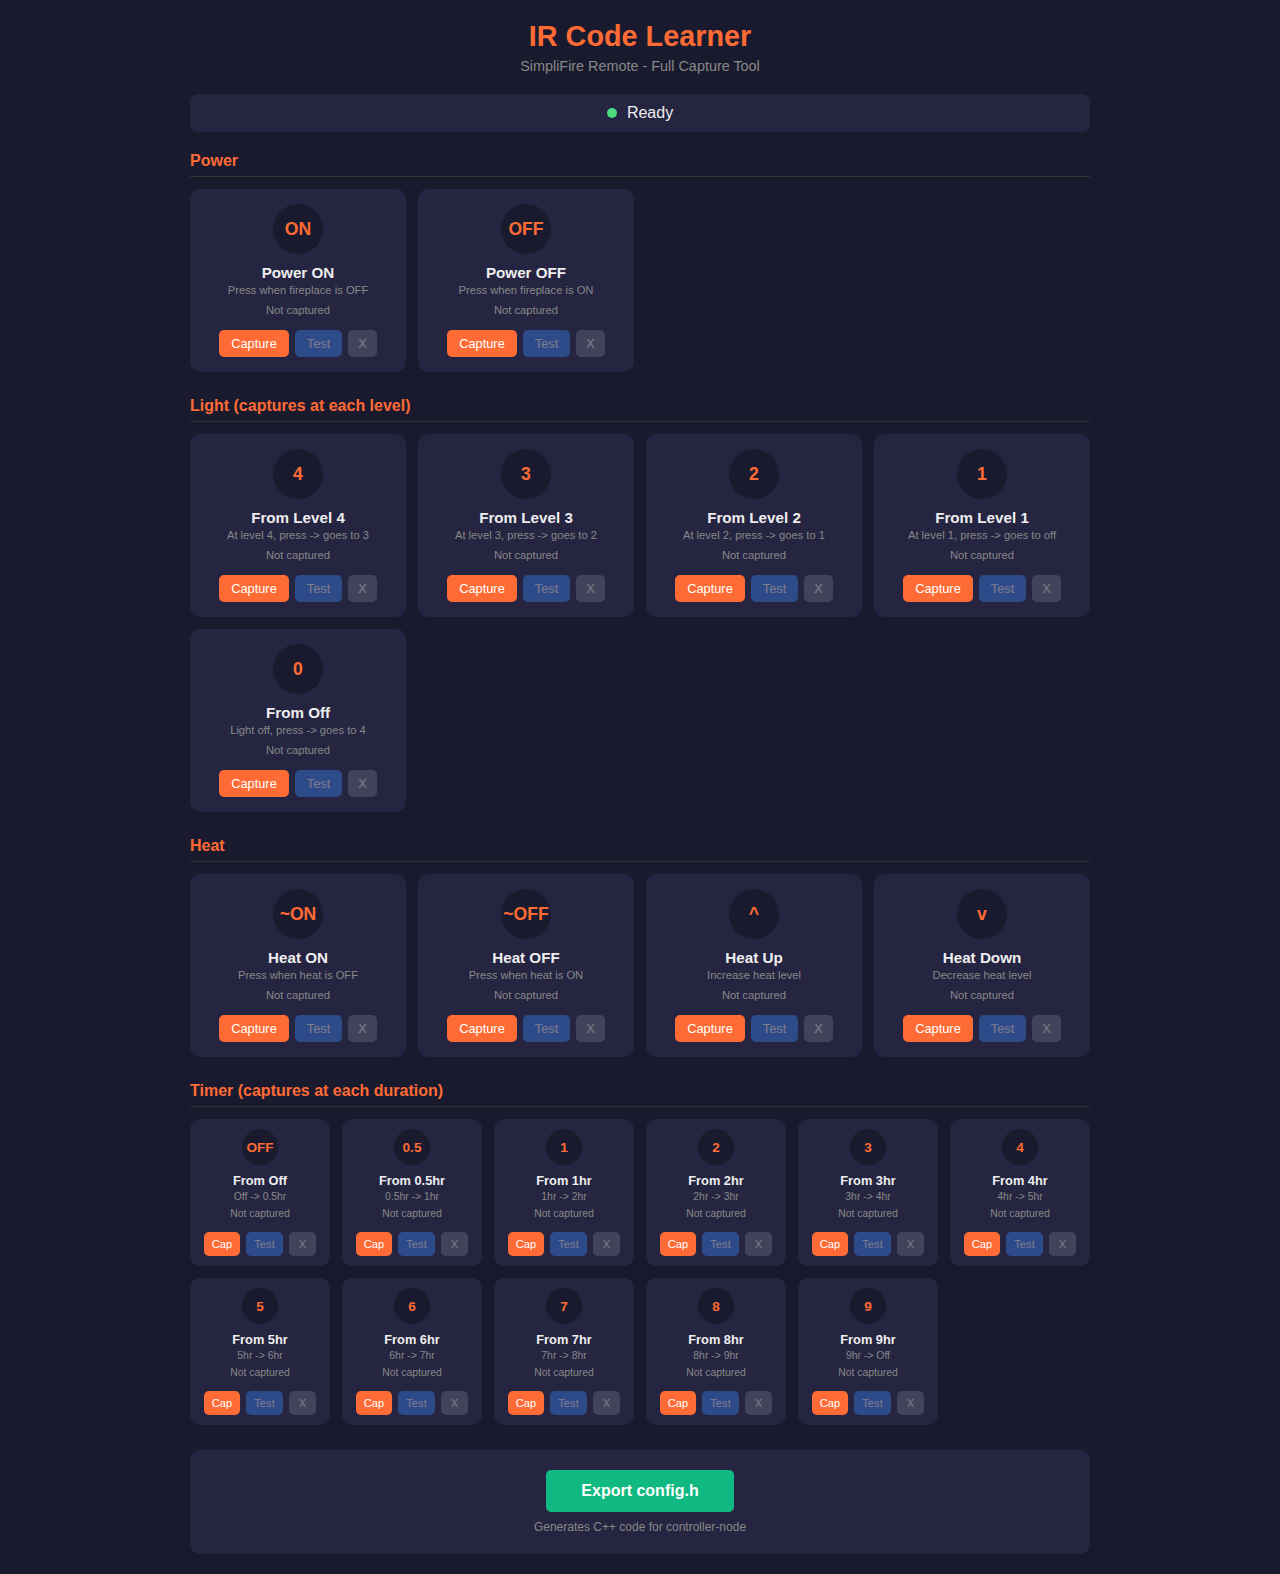
<file: tools/ir_learner/data/index.html>
<!DOCTYPE html>
<html lang="en">
<head>
    <meta charset="UTF-8">
    <meta name="viewport" content="width=device-width, initial-scale=1.0">
    <title>IR Code Learner</title>
    <link rel="stylesheet" href="style.css">
</head>
<body>
    <div class="container">
        <header>
            <h1>IR Code Learner</h1>
            <p class="subtitle">SimpliFire Remote - Full Capture Tool</p>
        </header>

        <section class="status-bar" id="statusBar">
            <span class="status-dot"></span>
            <span class="status-text">Ready</span>
        </section>

        <!-- Power Section -->
        <section class="button-section">
            <h2 class="section-title">Power</h2>
            <div class="button-grid">
                <div class="button-card" data-button="power_on">
                    <div class="button-icon">ON</div>
                    <div class="button-name">Power ON</div>
                    <div class="button-hint">Press when fireplace is OFF</div>
                    <div class="button-status">Not captured</div>
                    <div class="button-actions">
                        <button class="btn btn-capture">Capture</button>
                        <button class="btn btn-test" disabled>Test</button>
                        <button class="btn btn-clear" disabled>X</button>
                    </div>
                </div>

                <div class="button-card" data-button="power_off">
                    <div class="button-icon">OFF</div>
                    <div class="button-name">Power OFF</div>
                    <div class="button-hint">Press when fireplace is ON</div>
                    <div class="button-status">Not captured</div>
                    <div class="button-actions">
                        <button class="btn btn-capture">Capture</button>
                        <button class="btn btn-test" disabled>Test</button>
                        <button class="btn btn-clear" disabled>X</button>
                    </div>
                </div>
            </div>
        </section>

        <!-- Light Section -->
        <section class="button-section">
            <h2 class="section-title">Light (captures at each level)</h2>
            <div class="button-grid">
                <div class="button-card" data-button="light_from_4">
                    <div class="button-icon">4</div>
                    <div class="button-name">From Level 4</div>
                    <div class="button-hint">At level 4, press -> goes to 3</div>
                    <div class="button-status">Not captured</div>
                    <div class="button-actions">
                        <button class="btn btn-capture">Capture</button>
                        <button class="btn btn-test" disabled>Test</button>
                        <button class="btn btn-clear" disabled>X</button>
                    </div>
                </div>

                <div class="button-card" data-button="light_from_3">
                    <div class="button-icon">3</div>
                    <div class="button-name">From Level 3</div>
                    <div class="button-hint">At level 3, press -> goes to 2</div>
                    <div class="button-status">Not captured</div>
                    <div class="button-actions">
                        <button class="btn btn-capture">Capture</button>
                        <button class="btn btn-test" disabled>Test</button>
                        <button class="btn btn-clear" disabled>X</button>
                    </div>
                </div>

                <div class="button-card" data-button="light_from_2">
                    <div class="button-icon">2</div>
                    <div class="button-name">From Level 2</div>
                    <div class="button-hint">At level 2, press -> goes to 1</div>
                    <div class="button-status">Not captured</div>
                    <div class="button-actions">
                        <button class="btn btn-capture">Capture</button>
                        <button class="btn btn-test" disabled>Test</button>
                        <button class="btn btn-clear" disabled>X</button>
                    </div>
                </div>

                <div class="button-card" data-button="light_from_1">
                    <div class="button-icon">1</div>
                    <div class="button-name">From Level 1</div>
                    <div class="button-hint">At level 1, press -> goes to off</div>
                    <div class="button-status">Not captured</div>
                    <div class="button-actions">
                        <button class="btn btn-capture">Capture</button>
                        <button class="btn btn-test" disabled>Test</button>
                        <button class="btn btn-clear" disabled>X</button>
                    </div>
                </div>

                <div class="button-card" data-button="light_from_off">
                    <div class="button-icon">0</div>
                    <div class="button-name">From Off</div>
                    <div class="button-hint">Light off, press -> goes to 4</div>
                    <div class="button-status">Not captured</div>
                    <div class="button-actions">
                        <button class="btn btn-capture">Capture</button>
                        <button class="btn btn-test" disabled>Test</button>
                        <button class="btn btn-clear" disabled>X</button>
                    </div>
                </div>
            </div>
        </section>

        <!-- Heat Section -->
        <section class="button-section">
            <h2 class="section-title">Heat</h2>
            <div class="button-grid">
                <div class="button-card" data-button="heat_on">
                    <div class="button-icon">~ON</div>
                    <div class="button-name">Heat ON</div>
                    <div class="button-hint">Press when heat is OFF</div>
                    <div class="button-status">Not captured</div>
                    <div class="button-actions">
                        <button class="btn btn-capture">Capture</button>
                        <button class="btn btn-test" disabled>Test</button>
                        <button class="btn btn-clear" disabled>X</button>
                    </div>
                </div>

                <div class="button-card" data-button="heat_off">
                    <div class="button-icon">~OFF</div>
                    <div class="button-name">Heat OFF</div>
                    <div class="button-hint">Press when heat is ON</div>
                    <div class="button-status">Not captured</div>
                    <div class="button-actions">
                        <button class="btn btn-capture">Capture</button>
                        <button class="btn btn-test" disabled>Test</button>
                        <button class="btn btn-clear" disabled>X</button>
                    </div>
                </div>

                <div class="button-card" data-button="heat_up">
                    <div class="button-icon">^</div>
                    <div class="button-name">Heat Up</div>
                    <div class="button-hint">Increase heat level</div>
                    <div class="button-status">Not captured</div>
                    <div class="button-actions">
                        <button class="btn btn-capture">Capture</button>
                        <button class="btn btn-test" disabled>Test</button>
                        <button class="btn btn-clear" disabled>X</button>
                    </div>
                </div>

                <div class="button-card" data-button="heat_down">
                    <div class="button-icon">v</div>
                    <div class="button-name">Heat Down</div>
                    <div class="button-hint">Decrease heat level</div>
                    <div class="button-status">Not captured</div>
                    <div class="button-actions">
                        <button class="btn btn-capture">Capture</button>
                        <button class="btn btn-test" disabled>Test</button>
                        <button class="btn btn-clear" disabled>X</button>
                    </div>
                </div>
            </div>
        </section>

        <!-- Timer Section -->
        <section class="button-section">
            <h2 class="section-title">Timer (captures at each duration)</h2>
            <div class="button-grid grid-small">
                <div class="button-card card-small" data-button="timer_from_off">
                    <div class="button-icon-small">OFF</div>
                    <div class="button-name">From Off</div>
                    <div class="button-hint">Off -> 0.5hr</div>
                    <div class="button-status">Not captured</div>
                    <div class="button-actions">
                        <button class="btn btn-capture btn-sm">Cap</button>
                        <button class="btn btn-test btn-sm" disabled>Test</button>
                        <button class="btn btn-clear btn-sm" disabled>X</button>
                    </div>
                </div>

                <div class="button-card card-small" data-button="timer_from_0.5">
                    <div class="button-icon-small">0.5</div>
                    <div class="button-name">From 0.5hr</div>
                    <div class="button-hint">0.5hr -> 1hr</div>
                    <div class="button-status">Not captured</div>
                    <div class="button-actions">
                        <button class="btn btn-capture btn-sm">Cap</button>
                        <button class="btn btn-test btn-sm" disabled>Test</button>
                        <button class="btn btn-clear btn-sm" disabled>X</button>
                    </div>
                </div>

                <div class="button-card card-small" data-button="timer_from_1">
                    <div class="button-icon-small">1</div>
                    <div class="button-name">From 1hr</div>
                    <div class="button-hint">1hr -> 2hr</div>
                    <div class="button-status">Not captured</div>
                    <div class="button-actions">
                        <button class="btn btn-capture btn-sm">Cap</button>
                        <button class="btn btn-test btn-sm" disabled>Test</button>
                        <button class="btn btn-clear btn-sm" disabled>X</button>
                    </div>
                </div>

                <div class="button-card card-small" data-button="timer_from_2">
                    <div class="button-icon-small">2</div>
                    <div class="button-name">From 2hr</div>
                    <div class="button-hint">2hr -> 3hr</div>
                    <div class="button-status">Not captured</div>
                    <div class="button-actions">
                        <button class="btn btn-capture btn-sm">Cap</button>
                        <button class="btn btn-test btn-sm" disabled>Test</button>
                        <button class="btn btn-clear btn-sm" disabled>X</button>
                    </div>
                </div>

                <div class="button-card card-small" data-button="timer_from_3">
                    <div class="button-icon-small">3</div>
                    <div class="button-name">From 3hr</div>
                    <div class="button-hint">3hr -> 4hr</div>
                    <div class="button-status">Not captured</div>
                    <div class="button-actions">
                        <button class="btn btn-capture btn-sm">Cap</button>
                        <button class="btn btn-test btn-sm" disabled>Test</button>
                        <button class="btn btn-clear btn-sm" disabled>X</button>
                    </div>
                </div>

                <div class="button-card card-small" data-button="timer_from_4">
                    <div class="button-icon-small">4</div>
                    <div class="button-name">From 4hr</div>
                    <div class="button-hint">4hr -> 5hr</div>
                    <div class="button-status">Not captured</div>
                    <div class="button-actions">
                        <button class="btn btn-capture btn-sm">Cap</button>
                        <button class="btn btn-test btn-sm" disabled>Test</button>
                        <button class="btn btn-clear btn-sm" disabled>X</button>
                    </div>
                </div>

                <div class="button-card card-small" data-button="timer_from_5">
                    <div class="button-icon-small">5</div>
                    <div class="button-name">From 5hr</div>
                    <div class="button-hint">5hr -> 6hr</div>
                    <div class="button-status">Not captured</div>
                    <div class="button-actions">
                        <button class="btn btn-capture btn-sm">Cap</button>
                        <button class="btn btn-test btn-sm" disabled>Test</button>
                        <button class="btn btn-clear btn-sm" disabled>X</button>
                    </div>
                </div>

                <div class="button-card card-small" data-button="timer_from_6">
                    <div class="button-icon-small">6</div>
                    <div class="button-name">From 6hr</div>
                    <div class="button-hint">6hr -> 7hr</div>
                    <div class="button-status">Not captured</div>
                    <div class="button-actions">
                        <button class="btn btn-capture btn-sm">Cap</button>
                        <button class="btn btn-test btn-sm" disabled>Test</button>
                        <button class="btn btn-clear btn-sm" disabled>X</button>
                    </div>
                </div>

                <div class="button-card card-small" data-button="timer_from_7">
                    <div class="button-icon-small">7</div>
                    <div class="button-name">From 7hr</div>
                    <div class="button-hint">7hr -> 8hr</div>
                    <div class="button-status">Not captured</div>
                    <div class="button-actions">
                        <button class="btn btn-capture btn-sm">Cap</button>
                        <button class="btn btn-test btn-sm" disabled>Test</button>
                        <button class="btn btn-clear btn-sm" disabled>X</button>
                    </div>
                </div>

                <div class="button-card card-small" data-button="timer_from_8">
                    <div class="button-icon-small">8</div>
                    <div class="button-name">From 8hr</div>
                    <div class="button-hint">8hr -> 9hr</div>
                    <div class="button-status">Not captured</div>
                    <div class="button-actions">
                        <button class="btn btn-capture btn-sm">Cap</button>
                        <button class="btn btn-test btn-sm" disabled>Test</button>
                        <button class="btn btn-clear btn-sm" disabled>X</button>
                    </div>
                </div>

                <div class="button-card card-small" data-button="timer_from_9">
                    <div class="button-icon-small">9</div>
                    <div class="button-name">From 9hr</div>
                    <div class="button-hint">9hr -> Off</div>
                    <div class="button-status">Not captured</div>
                    <div class="button-actions">
                        <button class="btn btn-capture btn-sm">Cap</button>
                        <button class="btn btn-test btn-sm" disabled>Test</button>
                        <button class="btn btn-clear btn-sm" disabled>X</button>
                    </div>
                </div>
            </div>
        </section>

        <section class="export-section">
            <button class="btn btn-export" id="exportBtn">Export config.h</button>
            <div class="export-info">Generates C++ code for controller-node</div>
        </section>

        <div class="modal" id="captureModal">
            <div class="modal-content">
                <div class="modal-icon pulse"></div>
                <h2>Waiting for IR Signal...</h2>
                <p>Point remote at receiver and press <strong id="modalButtonName">button</strong></p>
                <button class="btn btn-cancel" id="cancelCapture">Cancel</button>
            </div>
        </div>

        <div class="modal" id="exportModal">
            <div class="modal-content modal-export">
                <h2>Generated config.h</h2>
                <pre id="exportCode"></pre>
                <div class="modal-actions">
                    <button class="btn btn-copy" id="copyBtn">Copy to Clipboard</button>
                    <button class="btn btn-close" id="closeExport">Close</button>
                </div>
            </div>
        </div>
    </div>

    <script src="app.js"></script>
</body>
</html>
</file>
<file: tools/ir_learner/data/style.css>
* {
    box-sizing: border-box;
    margin: 0;
    padding: 0;
}

body {
    font-family: -apple-system, BlinkMacSystemFont, 'Segoe UI', Roboto, sans-serif;
    background: #1a1a2e;
    color: #eee;
    min-height: 100vh;
    padding: 20px;
}

.container {
    max-width: 900px;
    margin: 0 auto;
}

header {
    text-align: center;
    margin-bottom: 20px;
}

h1 {
    font-size: 1.8rem;
    color: #ff6b35;
    margin-bottom: 5px;
}

.subtitle {
    color: #888;
    font-size: 0.9rem;
}

.status-bar {
    display: flex;
    align-items: center;
    justify-content: center;
    gap: 10px;
    padding: 10px 20px;
    background: #252541;
    border-radius: 8px;
    margin-bottom: 20px;
}

.status-dot {
    width: 10px;
    height: 10px;
    border-radius: 50%;
    background: #4ade80;
}

.status-bar.capturing .status-dot {
    background: #facc15;
    animation: pulse 1s infinite;
}

.status-bar.error .status-dot {
    background: #f87171;
}

@keyframes pulse {
    0%, 100% { opacity: 1; }
    50% { opacity: 0.4; }
}

/* Section styling */
.button-section {
    margin-bottom: 25px;
}

.section-title {
    font-size: 1rem;
    color: #ff6b35;
    margin-bottom: 12px;
    padding-bottom: 6px;
    border-bottom: 1px solid #333;
}

.button-grid {
    display: grid;
    grid-template-columns: repeat(auto-fill, minmax(180px, 1fr));
    gap: 12px;
}

.grid-small {
    grid-template-columns: repeat(auto-fill, minmax(140px, 1fr));
}

.button-card {
    background: #252541;
    border-radius: 10px;
    padding: 15px;
    text-align: center;
    transition: transform 0.2s, box-shadow 0.2s;
}

.card-small {
    padding: 10px;
}

.button-card:hover {
    transform: translateY(-2px);
    box-shadow: 0 6px 20px rgba(0, 0, 0, 0.3);
}

.button-card.captured {
    border: 2px solid #4ade80;
}

.button-card.capturing {
    border: 2px solid #facc15;
    animation: glow 1.5s infinite;
}

@keyframes glow {
    0%, 100% { box-shadow: 0 0 5px #facc15; }
    50% { box-shadow: 0 0 15px #facc15; }
}

.button-icon {
    width: 50px;
    height: 50px;
    margin: 0 auto 10px;
    background: #1a1a2e;
    border-radius: 50%;
    display: flex;
    align-items: center;
    justify-content: center;
    font-size: 1.1rem;
    font-weight: bold;
    color: #ff6b35;
}

.button-icon-small {
    width: 36px;
    height: 36px;
    margin: 0 auto 8px;
    background: #1a1a2e;
    border-radius: 50%;
    display: flex;
    align-items: center;
    justify-content: center;
    font-size: 0.85rem;
    font-weight: bold;
    color: #ff6b35;
}

.button-name {
    font-size: 0.95rem;
    font-weight: 600;
    margin-bottom: 3px;
}

.card-small .button-name {
    font-size: 0.8rem;
}

.button-hint {
    font-size: 0.7rem;
    color: #888;
    margin-bottom: 8px;
}

.card-small .button-hint {
    font-size: 0.65rem;
    margin-bottom: 6px;
}

.button-status {
    font-size: 0.7rem;
    color: #888;
    margin-bottom: 10px;
    min-height: 16px;
}

.card-small .button-status {
    font-size: 0.65rem;
    margin-bottom: 8px;
}

.button-card.captured .button-status {
    color: #4ade80;
}

.button-actions {
    display: flex;
    gap: 6px;
    justify-content: center;
    flex-wrap: wrap;
}

.btn {
    padding: 6px 12px;
    border: none;
    border-radius: 5px;
    font-size: 0.8rem;
    cursor: pointer;
    transition: background 0.2s, opacity 0.2s;
}

.btn-sm {
    padding: 4px 8px;
    font-size: 0.7rem;
}

.btn:disabled {
    opacity: 0.4;
    cursor: not-allowed;
}

.btn-capture {
    background: #ff6b35;
    color: white;
}

.btn-capture:hover:not(:disabled) {
    background: #e55a2b;
}

.btn-test {
    background: #3b82f6;
    color: white;
}

.btn-test:hover:not(:disabled) {
    background: #2563eb;
}

.btn-clear {
    background: #6b7280;
    color: white;
    padding: 6px 10px;
}

.btn-clear:hover:not(:disabled) {
    background: #4b5563;
}

.export-section {
    text-align: center;
    padding: 20px;
    background: #252541;
    border-radius: 10px;
    margin-top: 20px;
}

.btn-export {
    background: #10b981;
    color: white;
    padding: 12px 35px;
    font-size: 1rem;
    font-weight: 600;
}

.btn-export:hover {
    background: #059669;
}

.export-info {
    margin-top: 8px;
    font-size: 0.75rem;
    color: #888;
}

/* Temperature capture section */
.temp-capture-controls {
    display: flex;
    flex-direction: column;
    align-items: center;
    gap: 15px;
    margin-bottom: 15px;
}

.btn-capture-sequence {
    background: #ff6b35;
    color: white;
    padding: 12px 30px;
    font-size: 1rem;
    font-weight: 600;
}

.btn-capture-sequence:hover:not(:disabled) {
    background: #e55a2b;
}

.temp-progress {
    min-height: 30px;
    font-size: 0.9rem;
    color: #facc15;
    font-weight: 600;
    text-align: center;
}

.temp-output {
    background: #1a1a2e;
    padding: 15px;
    border-radius: 8px;
    font-family: 'Monaco', 'Consolas', monospace;
    font-size: 0.7rem;
    overflow-x: auto;
    max-height: 400px;
    overflow-y: auto;
    white-space: pre;
    color: #4ade80;
    display: none;
}

.temp-output.active {
    display: block;
}

/* Modal */
.modal {
    display: none;
    position: fixed;
    top: 0;
    left: 0;
    width: 100%;
    height: 100%;
    background: rgba(0, 0, 0, 0.8);
    align-items: center;
    justify-content: center;
    z-index: 1000;
}

.modal.active {
    display: flex;
}

.modal-content {
    background: #252541;
    padding: 35px;
    border-radius: 14px;
    text-align: center;
    max-width: 380px;
    width: 90%;
}

.modal-content h2 {
    margin-bottom: 12px;
    color: #fff;
    font-size: 1.2rem;
}

.modal-content p {
    color: #aaa;
    margin-bottom: 20px;
    font-size: 0.9rem;
}

.modal-icon {
    width: 70px;
    height: 70px;
    margin: 0 auto 20px;
    background: #ff6b35;
    border-radius: 50%;
    display: flex;
    align-items: center;
    justify-content: center;
}

.modal-icon.pulse {
    animation: pulse 1s infinite;
}

.btn-cancel {
    background: #6b7280;
    color: white;
    padding: 10px 25px;
}

.btn-cancel:hover {
    background: #4b5563;
}

/* Export modal */
.modal-export {
    max-width: 700px;
    text-align: left;
}

.modal-export h2 {
    text-align: center;
    margin-bottom: 15px;
}

#exportCode {
    background: #1a1a2e;
    padding: 15px;
    border-radius: 8px;
    font-family: 'Monaco', 'Consolas', monospace;
    font-size: 0.7rem;
    overflow-x: auto;
    max-height: 350px;
    overflow-y: auto;
    white-space: pre;
    color: #4ade80;
}

.modal-actions {
    display: flex;
    gap: 10px;
    justify-content: center;
    margin-top: 15px;
}

.btn-copy {
    background: #3b82f6;
    color: white;
    padding: 10px 20px;
}

.btn-copy:hover {
    background: #2563eb;
}

.btn-close {
    background: #6b7280;
    color: white;
    padding: 10px 20px;
}

.btn-close:hover {
    background: #4b5563;
}

/* Responsive */
@media (max-width: 600px) {
    body {
        padding: 12px;
    }

    h1 {
        font-size: 1.4rem;
    }

    .button-grid {
        grid-template-columns: repeat(2, 1fr);
    }

    .grid-small {
        grid-template-columns: repeat(3, 1fr);
    }

    .button-card {
        padding: 10px;
    }

    .button-icon {
        width: 40px;
        height: 40px;
        font-size: 0.9rem;
    }

    .button-name {
        font-size: 0.8rem;
    }
}

@media (max-width: 400px) {
    .button-grid {
        grid-template-columns: 1fr 1fr;
    }

    .grid-small {
        grid-template-columns: repeat(2, 1fr);
    }
}
</file>
